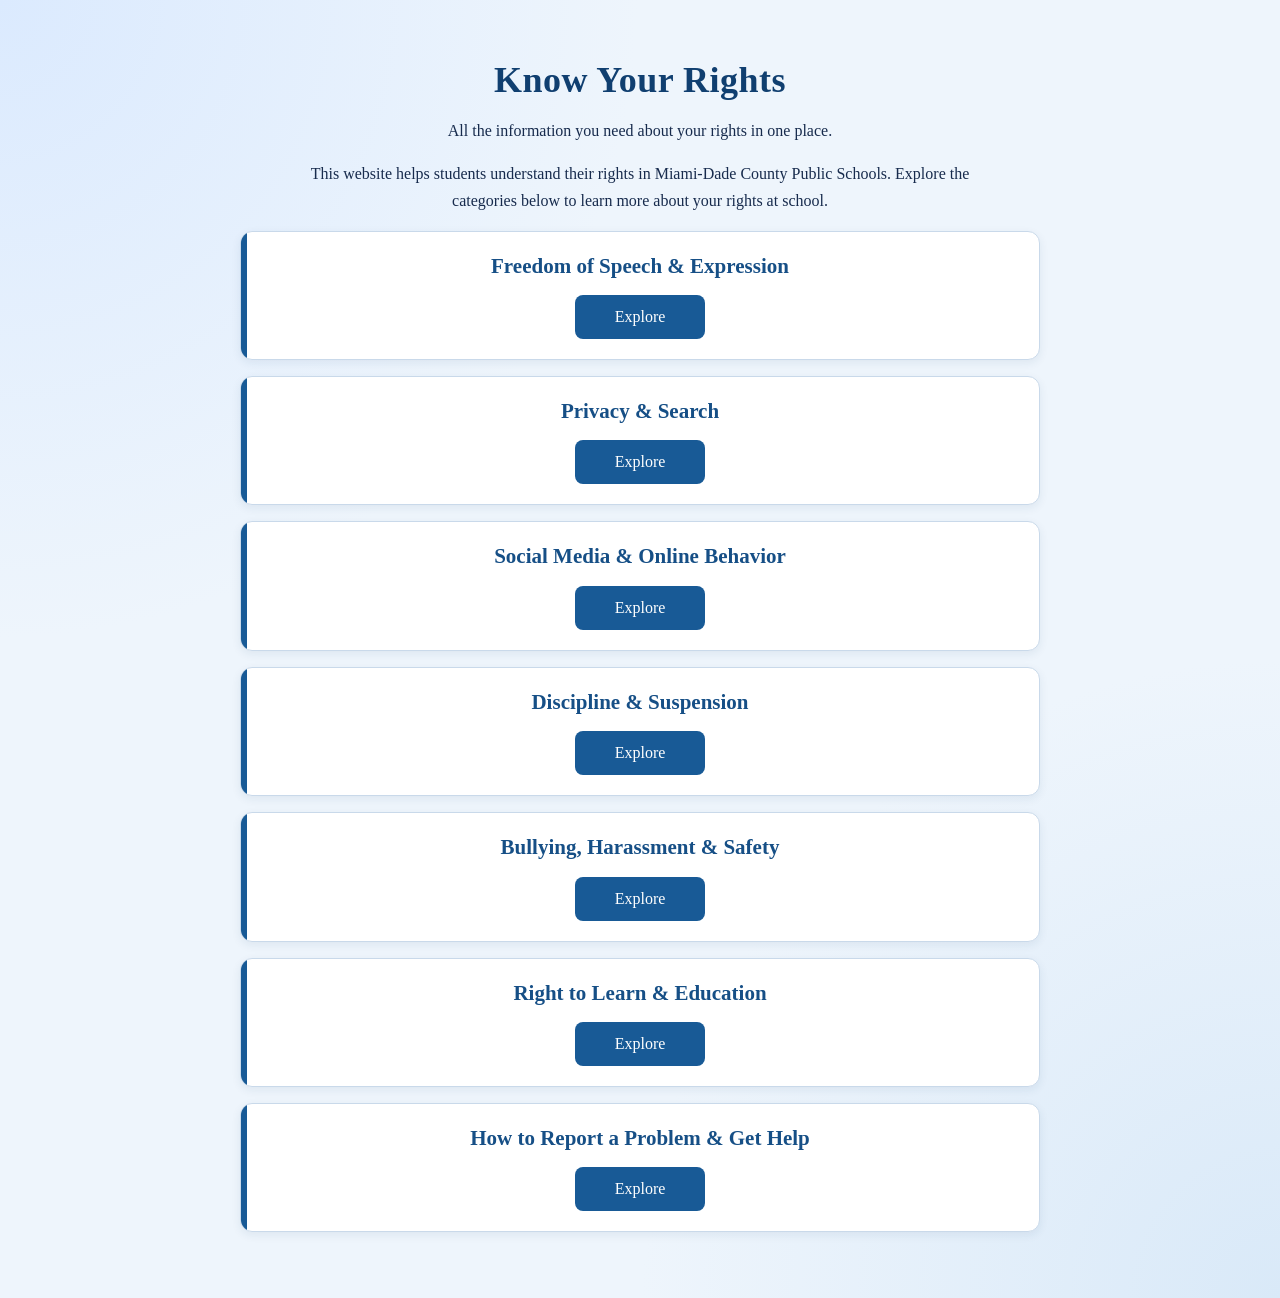
<file: index.html>
<!DOCTYPE html>
<html lang="en">
<head>
  <meta charset="UTF-8">
  <meta name="viewport" content="width=device-width, initial-scale=1.0">
  <title>Know Your Rights</title>
  <link rel="stylesheet" href="style.css">

  <meta name="google-site-verification" content="amz2Gu2egVo7Fp6f-DMPT39OyfZekHHynL2oh9IaSic" />
</head>

<body>

<!-- ================= HOME ================= -->

<div id="home" class="page">

  <h1>Know Your Rights</h1>

  <p class="tagline">
    All the information you need about your rights in one place.
  </p>

  <p class="intro">
    This website helps students understand their rights in
    Miami-Dade County Public Schools. Explore the categories below
    to learn more about your rights at school.
  </p>

  <div class="categories">

    <div class="category">
      <h2>Freedom of Speech & Expression</h2>
      <button onclick="showPage('freedom')">Explore</button>
    </div>

    <div class="category">
      <h2>Privacy & Search</h2>
      <button onclick="showPage('privacy')">Explore</button>
    </div>

    <div class="category">
      <h2>Social Media & Online Behavior</h2>
      <button onclick="showPage('social')">Explore</button>
    </div>

    <div class="category">
  <h2>Discipline & Suspension</h2>
  <button onclick="showPage('discipline')">Explore</button>
</div>

    <div class="category">
  <h2>Bullying, Harassment & Safety</h2>
  <button onclick="showPage('bullying')">Explore</button>
</div>

    <div class="category">
  <h2>Right to Learn & Education</h2>
  <button onclick="showPage('education')">Explore</button>
</div>

   <div class="category">
  <h2>How to Report a Problem & Get Help</h2>
  <button onclick="showPage('report')">Explore</button>
</div>

  </div>

</div>


<!-- ================================================== -->
<!-- FREEDOM OF SPEECH & EXPRESSION -->
<!-- ================================================== -->

<div id="freedom" class="page hidden">

  <button class="back" onclick="showPage('home')">
    ← Back to Your Rights
  </button>

  <h1>Freedom of Speech & Expression</h1>

  <p class="intro">
    Learn about students' rights to express their opinions and ideas
    at school.
  </p>

  <div class="sources">

    <button onclick="showPage('source1')">
      Source 1 — First Amendment
    </button>

    <button onclick="showPage('source2')">
      Source 2 — Tinker v. Des Moines
    </button>

    <button onclick="showPage('source3')">
      Source 3 — Mahanoy Area School District v. B.L.
    </button>

    <button onclick="showPage('source4')">
      Source 4 — M-DCPS Policy
    </button>

  </div>

</div>


<!-- ================= FREEDOM SOURCE 1 ================= -->

<div id="source1" class="page hidden">

  <button class="back" onclick="showPage('freedom')">
    ← Back to Freedom of Speech & Expression
  </button>

  <h1>First Amendment</h1>

  <h2>What is it?</h2>

  <p>
    The First Amendment protects freedom of religion, speech, the press,
    peaceful assembly, and the right to petition the government.
  </p>

  <h2>What does it protect?</h2>

  <p>
    It protects people's right to express their opinions and ideas
    from government restrictions.
  </p>

  <h2>What does it say about freedom of speech?</h2>

  <p>
    It protects people's right to express their opinions and ideas
    from government restrictions.
  </p>

<h2>Official Source</h2>

<p>
  <a href="https://constitution.congress.gov/constitution/amendment-1/"
     target="_blank">
    U.S. Constitution — First Amendment | Library of Congress / Congress.gov
  </a>
</p>

</div>


<!-- ================= FREEDOM SOURCE 2 ================= -->

<div id="source2" class="page hidden">

  <button class="back" onclick="showPage('freedom')">
    ← Back to Freedom of Speech & Expression
  </button>

  <h1>Tinker v. Des Moines</h1>

  <h2>What happened?</h2>

  <p>
    Students in a public school in Iowa planned to wear black armbands
    at school as a silent protest against the Vietnam War. The principal
    warned the students that they would be suspended if they wore the
    armbands because the protest might cause a disruption in the
    learning environment.
  </p>

  <h2>What did the Supreme Court decide?</h2>

  <p>
    In a 7–2 decision in favor of the students, the Supreme Court said
    that students do not lose their freedom of speech and expression
    simply because they are at school.
  </p>

  <h2>What does this mean for students?</h2>

  <p>
    Students have the right to express their opinions at school, but
    that right is not unlimited. Schools can take action when student
    expression causes, or meets the legal standard for, a substantial
    disruption to the school environment.
  </p>

  <h2>Official Source</h2>

<p>
  <a href="https://www.uscourts.gov/educational-resources/educational-activities/first-amendment-activities/tinker-v-des-moines"
     target="_blank">
    Facts and Case Summary — Tinker v. Des Moines | United States Courts
  </a>
</p>

</div>


<!-- ================= FREEDOM SOURCE 3 ================= -->

<div id="source3" class="page hidden">

  <button class="back" onclick="showPage('freedom')">
    ← Back to Freedom of Speech & Expression
  </button>

  <h1>Mahanoy Area School District v. B.L. (2021)</h1>

  <h2>What happened?</h2>

  <p>
    B.L. was a high school student who posted an angry message on
    Snapchat outside of school after she did not make the school's
    varsity cheerleading team. The school punished her for the post.
  </p>

  <h2>What did the Supreme Court decide?</h2>

  <p>
    The Supreme Court ruled in favor of B.L., deciding that the school
    violated her First Amendment rights by punishing her for the
    off-campus speech.
  </p>

  <h2>What does this mean for students?</h2>

  <p>
    Students generally have more freedom of speech when they are outside
    of school, including when they post online. However, schools can
    still have some authority over certain serious situations involving
    off-campus speech.
  </p>

 <h2>Official Source</h2>

<p>
  <a href="https://www.oyez.org/cases/2020/20-255"
     target="_blank">
    Mahanoy Area School District v. B.L. | Oyez
  </a>
</p>

</div>


<!-- ================= FREEDOM SOURCE 4 ================= -->

<div id="source4" class="page hidden">

  <button class="back" onclick="showPage('freedom')">
    ← Back to Freedom of Speech & Expression
  </button>

  <h1>M-DCPS Policy</h1>

  <h2>What does M-DCPS say?</h2>

  <p>
    M-DCPS recognizes that students have freedom of expression rights
    under the First and Fourteenth Amendments. Students can express
    their opinions by speaking, writing, wearing clothing, or displaying
    symbols related to ethnic, cultural, or political values.
  </p>

  <h2>What are students allowed to do?</h2>

  <ul>
    <li>Express their own opinions, including about controversial issues.</li>
    <li>Speak, write, or display symbols to express their ideas.</li>
    <li>Peacefully assemble at school.</li>
    <li>Create petitions and surveys following school procedures.</li>
  </ul>

  <h2>What does this mean for students?</h2>

  <p>
    Students in M-DCPS have the right to express their opinions,
    but they must respect the rights of others and follow school rules.
  </p>

  <h2>Official Source</h2>

<p>
  <a href="https://pdfs.dadeschools.net/COSC_sec.PDF"
     target="_blank">
    Code of Student Conduct — Secondary | Miami-Dade County Public Schools
  </a>
</p>

</div>


<!-- ================================================== -->
<!-- PRIVACY & SEARCH -->
<!-- ================================================== -->

<div id="privacy" class="page hidden">

  <button class="back" onclick="showPage('home')">
    ← Back to Your Rights
  </button>

  <h1>Privacy & Search</h1>

  <p class="intro">
    Learn about students' rights to privacy and what schools can and
    cannot search at school.
  </p>

  <div class="sources">

    <button onclick="showPage('privacy1')">
      Source 1 — 4th Amendment
    </button>

    <button onclick="showPage('privacy2')">
      Source 2 — New Jersey v. T.L.O.
    </button>

    <button onclick="showPage('privacy3')">
      Source 3 — Safford Unified School District v. Redding
    </button>

    <button onclick="showPage('privacy4')">
      Source 4 — M-DCPS Policy
    </button>

  </div>

</div>


<!-- ================= PRIVACY SOURCE 1 ================= -->

<div id="privacy1" class="page hidden">

  <button class="back" onclick="showPage('privacy')">
    ← Back to Privacy & Search
  </button>

  <h1>4th Amendment</h1>

  <h2>What is it?</h2>

  <p>
    The Fourth Amendment is part of the U.S. Constitution and protects
    people from unreasonable searches and seizures.
  </p>

  <h2>What does it protect?</h2>

  <p>
    It protects people, their homes, personal belongings, and other
    property from unreasonable searches and seizures.
  </p>

  <h2>How does it relate to students?</h2>

  <p>
    Because public schools are government institutions, the Fourth
    Amendment can protect students from certain unreasonable searches
    at school. However, school searches have different rules from
    searches by police.
  </p>

  <h2>Official Source</h2>

<p>
  <a href="https://constitution.congress.gov/constitution/amendment-4/"
     target="_blank">
    U.S. Constitution — Fourth Amendment | Constitution Annotated, Congress.gov / Library of Congress
  </a>
</p>

</div>


<!-- ================= PRIVACY SOURCE 2 ================= -->

<div id="privacy2" class="page hidden">

  <button class="back" onclick="showPage('privacy')">
    ← Back to Privacy & Search
  </button>

  <h1>New Jersey v. T.L.O. (1985)</h1>

  <h2>What happened?</h2>

  <p>
    T.L.O. was a 14-year-old student at a public high school. A teacher
    reported that she was smoking in the school bathroom. A school
    administrator searched her purse and found cigarettes, rolling paper,
    and other items. The search eventually led to evidence of marijuana.
  </p>

  <h2>What did the Supreme Court decide?</h2>

  <p>
    The Supreme Court ruled 6–3 that the Fourth Amendment applies to
    public school officials. However, the Court decided that the search
    of T.L.O.'s purse did not violate the Fourth Amendment because the
    school administrator had reasonable suspicion and the search was
    reasonable under the circumstances.
  </p>

  <h2>What does this mean for students?</h2>

  <p>
    Students have privacy rights at school, but those rights are not
    exactly the same as they are outside school. School officials do not
    generally need a warrant or probable cause to search a student.
    Instead, the search must be reasonable and justified by the
    circumstances.
  </p>

  <h2>Official Source</h2>

<p>
  <a href="https://www.uscourts.gov/educational-resources/educational-activities/first-amendment-activities/new-jersey-v-tlo"
     target="_blank">
    Facts and Case Summary — New Jersey v. T.L.O. | United States Courts
  </a>
</p>

</div>


<!-- ================= PRIVACY SOURCE 3 ================= -->

<div id="privacy3" class="page hidden">

  <button class="back" onclick="showPage('privacy')">
    ← Back to Privacy & Search
  </button>

  <h1>Safford Unified School District v. Redding (2009)</h1>

  <h2>What happened?</h2>

  <p>
    Savana Redding was a 13-year-old student. School officials suspected
    she had prescription pills at school. They searched her backpack and
    clothes, but then went further and conducted a much more intrusive
    search. No pills were found.
  </p>

  <h2>What did the Supreme Court decide?</h2>

  <p>
    The Supreme Court decided that the more intrusive search violated
    Savana Redding's Fourth Amendment rights. The school had enough
    suspicion to search her backpack and outer clothing, but not enough
    suspicion to justify the more intrusive search.
  </p>

  <h2>What does this mean for students?</h2>

  <p>
    Schools can search students when they have reasonable suspicion,
    but the search must be reasonable and related to what they are
    looking for. The more intrusive the search, the stronger the
    justification needs to be.
  </p>

  <h2>Official Source</h2>

<p>
  <a href="https://law.justia.com/cases/federal/appellate-courts/ca9/05-15759/0515759-2011-02-25.html"
     target="_blank">
    Safford Unified School Dist. #1 v. Redding |
    557 U.S. 364 (2009) |
    Justia U.S. Supreme Court Center
  </a>
</p>

</div>


<!-- ================= PRIVACY SOURCE 4 ================= -->

<div id="privacy4" class="page hidden">

  <button class="back" onclick="showPage('privacy')">
    ← Back to Privacy & Search
  </button>

  <h1>M-DCPS Policy</h1>

  <h2>What does M-DCPS say?</h2>

  <p>
    M-DCPS recognizes that students have a right to privacy and
    protection from unreasonable searches and seizures under the
    Fourth Amendment. However, this right is balanced with the
    school's responsibility to protect students' health, safety,
    and welfare.
  </p>

  <h2>When can school officials search a student's belongings?</h2>

  <p>
    School officials may search a student's person or property when
    they have reasonable suspicion that the student has or is hiding
    something prohibited by law, school policy, or the Code of Student
    Conduct.
  </p>

  <p>This can include:</p>

  <ul>
    <li>🎒 Book bags</li>
    <li>👜 Purses</li>
    <li>📱 Devices</li>
    <li>🚗 Vehicles</li>
    <li>🔒 Lockers</li>
    <li>Personal belongings</li>
  </ul>

  <h2>What does this mean for students?</h2>

  <p>
    Students have privacy rights at school, but those rights have
    limits. If school officials have reasonable suspicion that a
    student has something prohibited, they may search the student's
    belongings or property.
  </p>

  <h2>Official Source</h2>

<p>
  <a href="https://pdfs.dadeschools.net/COSC_sec.PDF"
     target="_blank">
    Code of Student Conduct — Secondary |
    Miami-Dade County Public Schools
  </a>
</p>

</div>


<!-- ================================================== -->
<!-- SOCIAL MEDIA & ONLINE BEHAVIOR -->
<!-- ================================================== -->

<div id="social" class="page hidden">

  <button class="back" onclick="showPage('home')">
    ← Back to Your Rights
  </button>

  <h1>Social Media & Online Behavior</h1>

  <p class="intro">
    Learn about student speech on social media and responsible use
    of school technology and online resources.
  </p>

  <div class="sources">

    <button onclick="showPage('social1')">
      Source 1 — Mahanoy Area School District v. B.L.
    </button>

    <button onclick="showPage('social2')">
      Source 2 — M-DCPS Internet & Computer Use
    </button>

  </div>

</div>


<!-- ================= SOCIAL SOURCE 1 ================= -->

<div id="social1" class="page hidden">

  <button class="back" onclick="showPage('social')">
    ← Back to Social Media & Online Behavior
  </button>

  <h1>Mahanoy Area School District v. B.L. (2021)</h1>

  <h2>Why is this case relevant?</h2>

  <p>
    This case was discussed in the “Freedom of Speech & Expression”
    section. It is relevant here because it specifically addresses
    student speech on social media outside of school.
  </p>

  <h2>What does this mean for students?</h2>

  <p>
    Students have important First Amendment protections when expressing
    themselves online, especially when their speech occurs outside of
    school. However, there can still be circumstances where schools
    have authority over off-campus online speech.
  </p>

  <h2>Official Source</h2>

<p>
  <a href="https://www.oyez.org/cases/2020/20-255"
     target="_blank">
    Mahanoy Area School District v. B.L. | Oyez
  </a>
</p>

</div>


<!-- ================= SOCIAL SOURCE 2 ================= -->

<div id="social2" class="page hidden">

  <button class="back" onclick="showPage('social')">
    ← Back to Social Media & Online Behavior
  </button>

  <h1>M-DCPS: Internet & Computer Use</h1>

  <h2>What does M-DCPS say?</h2>

  <p>
    M-DCPS encourages students to use computers, networks, the Internet,
    and email for educational purposes. However, students are responsible
    for using technology appropriately and following the district's rules.
  </p>

  <h2>What online behavior is not allowed?</h2>

  <p>
    M-DCPS lists several examples of prohibited technology use,
    including:
  </p>

  <ul>
    <li>Sending obscene or inappropriate material.</li>
    <li>Making threats against people or the school.</li>
    <li>
      Sending electronic messages that threaten physical harm or may
      be considered cyberbullying.
    </li>
    <li>Hacking into school computer systems without authorization.</li>
    <li>Damaging or interfering with school computer systems.</li>
    <li>Using school technology without authorization.</li>
  </ul>

  <h2>What does this mean for students?</h2>

  <p>
    Students can use technology and online resources for educational
    purposes, but they must follow school rules. Certain online actions,
    especially threats, cyberbullying, hacking, or damaging school
    systems, can result in disciplinary action.
  </p>

  <h2>Official Source</h2>

<p>
  <a href="https://pdfs.dadeschools.net/COSC_sec.PDF"
     target="_blank">
    Code of Student Conduct — Secondary |
    Miami-Dade County Public Schools
  </a>
</p>

</div>

<!-- ================================================== -->
<!-- DISCIPLINE & SUSPENSION -->
<!-- ================================================== -->

<div id="discipline" class="page hidden">

  <button class="back" onclick="showPage('home')">
    ← Back to Your Rights
  </button>

  <h1>Discipline & Suspension</h1>

  <p class="intro">
    Learn about disciplinary strategies, suspension, and the rights
    students and parents have during the disciplinary process.
  </p>

  <div class="sources">

    <button onclick="showPage('discipline1')">
      Source 1 — Formal Corrective Strategies
    </button>

    <button onclick="showPage('discipline2')">
      Source 2 — Outdoor Suspension
    </button>

    <button onclick="showPage('discipline3')">
      Source 3 — Safeguards for Students & Parents/Guardians
    </button>

  </div>

</div>


<!-- ================= DISCIPLINE SOURCE 1 ================= -->

<div id="discipline1" class="page hidden">

  <button class="back" onclick="showPage('discipline')">
    ← Back to Discipline & Suspension
  </button>

  <h1>M-DCPS: Formal Corrective Strategies</h1>

  <h2>What types of discipline can M-DCPS use?</h2>

  <p>
    M-DCPS recognizes several corrective strategies, including:
  </p>

  <ul>
    <li>
      <strong>Temporary removal from class:</strong>
      A disruptive student may be temporarily moved to another setting.
    </li>

    <li>
      <strong>Permanent removal from class:</strong>
      A student may be removed when their behavior significantly
      interferes with teaching or other students' learning.
    </li>

    <li>
      <strong>Indoor suspension / SCSI:</strong>
      A student may be assigned to a supervised school program instead
      of being suspended from school.
    </li>

    <li>
      <strong>Alternative Intervention Counseling Center:</strong>
      A student may be assigned to counseling as an alternative to
      suspension in certain situations.
    </li>
  </ul>

  <h2>What rights do students have?</h2>

  <p>
    When a student is permanently removed from a class, their
    parent/guardian must be informed and given an opportunity to
    communicate with the Placement Review Committee. Students with
    disabilities also have additional protections involving their IEP.
  </p>

  <h2>What does this mean for students?</h2>

  <p>
    M-DCPS has different disciplinary options besides simply sending
    a student home. The type of discipline can depend on the student's
    behavior and the circumstances.
  </p>

<h2>Official Source</h2>

<p>
  <a href="https://pdfs.dadeschools.net/COSC_sec.PDF"
     target="_blank">
    Code of Student Conduct — Secondary |
    Miami-Dade County Public Schools
  </a>
</p>

</div>


<!-- ================= DISCIPLINE SOURCE 2 ================= -->

<div id="discipline2" class="page hidden">

  <button class="back" onclick="showPage('discipline')">
    ← Back to Discipline & Suspension
  </button>

  <h1>M-DCPS: Outdoor Suspension</h1>

  <h2>When can a student be suspended?</h2>

  <p>
    A principal may suspend a student for 1–10 days for persistent
    disobedience or serious misconduct. Suspension may be used when
    other corrective strategies have been considered or are not
    appropriate.
  </p>

  <h2>When can outdoor suspension be used?</h2>

  <ul>
    <li>
      The student's presence creates a physical danger to themselves
      or others.
    </li>

    <li>
      A temporary "cooling off" period is needed.
    </li>

    <li>
      The student or parent/guardian refuses an alternative to
      suspension.
    </li>
  </ul>

  <h2>What rights does a suspended student have?</h2>

  <ul>
    <li>
      The student can request make-up assignments for missed work.
    </li>

    <li>
      The student must be told the reason for the suspension.
    </li>

    <li>
      The student has an opportunity to be heard by the principal
      or designee.
    </li>

    <li>
      The parent/guardian must receive written notice within 24 hours.
    </li>
  </ul>

  <h2>Official Source</h2>

<p>
  <a href="https://pdfs.dadeschools.net/COSC_sec.PDF"
     target="_blank">
    Code of Student Conduct — Secondary |
    Miami-Dade County Public Schools
  </a>
</p>

</div>


<!-- ================= DISCIPLINE SOURCE 3 ================= -->

<div id="discipline3" class="page hidden">

  <button class="back" onclick="showPage('discipline')">
    ← Back to Discipline & Suspension
  </button>

  <h1>M-DCPS: Safeguards for Students & Parents/Guardians</h1>

  <h2>What rights do students have?</h2>

  <p>
    Students should have an opportunity to explain the circumstances
    of an incident before corrective action is taken. Students also
    cannot be disciplined for using a language other than English or
    because of a disability.
  </p>

  <h2>What should schools do?</h2>

  <p>
    School administrators should communicate with parents/guardians
    when corrective strategies are taken against a student.
  </p>

  <h2>What can students and parents do if they disagree?</h2>

  <p>
    They can use formal complaint procedures, including:
  </p>

  <ul>
    <li>A school-level hearing</li>
    <li>An appeal to the regional center office</li>
    <li>
      For alternative education assignments and expulsions, a hearing
      before an impartial hearing officer
    </li>
  </ul>

    <h2>Official Source</h2>

<p>
  <a href="https://pdfs.dadeschools.net/COSC_sec.PDF"
     target="_blank">
    Code of Student Conduct — Secondary |
    Miami-Dade County Public Schools
  </a>
</p>
</div>
<!-- ================================================== -->
<!-- BULLYING, HARASSMENT & SAFETY -->
<!-- ================================================== -->

<div id="bullying" class="page hidden">

  <button class="back" onclick="showPage('home')">
    ← Back to Your Rights
  </button>

  <h1>Bullying, Harassment & Safety</h1>

  <p class="intro">
    Learn about protections against bullying and harassment and what
    students can do if they experience or witness it.
  </p>

  <div class="sources">

    <button onclick="showPage('bullying1')">
      Source 1 — Model Policy Against Bullying and Harassment
    </button>

    <button onclick="showPage('bullying2')">
      Source 2 — Jeffrey Johnston Stand Up for All Students Act
    </button>

    <button onclick="showPage('bullying3')">
      Source 3 — M-DCPS District Policy
    </button>

  </div>

</div>


<!-- ================================================== -->
<!-- BULLYING SOURCE 1 -->
<!-- ================================================== -->

<div id="bullying1" class="page hidden">

  <button class="back" onclick="showPage('bullying')">
    ← Back to Bullying, Harassment & Safety
  </button>

  <h1>Model Policy Against Bullying and Harassment</h1>

  <h2>What is bullying and harassment?</h2>

  <p>
    Bullying includes repeated behavior that causes physical or
    psychological harm or creates an intimidating, hostile, or
    offensive school environment. It can include teasing, social
    exclusion, threats, intimidation, stalking, physical violence,
    theft, harassment, humiliation, or destruction of property.
  </p>

  <p>
    Harassment includes threatening, insulting, or dehumanizing
    behavior that causes fear, interferes with a student's education,
    or disrupts the school.
  </p>

  <h2>Where does the policy apply?</h2>

  <p>
    The policy applies at school, during school activities and events,
    on school buses, and through technology used at school. It can
    also apply to bullying that happens outside of school if it
    substantially interferes with a student's ability to participate
    in or benefit from school or seriously disrupts the educational
    process.
  </p>

  <h2>What can students do if they experience or witness bullying or harassment?</h2>

  <p>
    Students can report bullying or harassment to the principal or
    the principal's designee. Reports can be made in person or
    anonymously. School employees are required to report suspected
    bullying or harassment.
  </p>

  <p>
    After a report is made, the school must investigate the incident,
    protect the student, and notify the parents or guardians of the
    students involved.
  </p>

  <h2>Official Source</h2>

<p>
  <a href="https://www.fldoe.org/core/fileparse.php/7748/urlt/0084800-modelpolicy.pdf"
     target="_blank">
    Model Policy Against Bullying and Harassment —
    Rule 6A-1.0018, F.A.C. |
    Florida Department of Education
  </a>
</p>

</div>


<!-- ================================================== -->
<!-- BULLYING SOURCE 2 -->
<!-- ================================================== -->

<div id="bullying2" class="page hidden">

  <button class="back" onclick="showPage('bullying')">
    ← Back to Bullying, Harassment & Safety
  </button>

  <h1>Jeffrey Johnston Stand Up for All Students Act</h1>

  <h2>What does the law prohibit?</h2>

  <p>
    Florida law prohibits bullying and harassment of students and
    school employees in public K–12 schools. It also includes
    cyberbullying and certain bullying that happens outside of school
    when it substantially interferes with a student's education or
    disrupts the school.
  </p>

  <h2>What protections and procedures does it require?</h2>

  <p>
    School districts must have policies against bullying and
    harassment. These policies must include ways to report incidents,
    procedures for investigating reports, parent notification,
    counseling referrals, and protections for students who report
    bullying in good faith.
  </p>

  <h2>What does this mean for students?</h2>

  <p>
    Students have the right to attend school without being bullied
    or harassed. If bullying or harassment happens, students can
    report it through the procedures established by their school
    district.
  </p>

<h2>Official Source</h2>

<p>
  <a href="https://www.flsenate.gov/Laws/Statutes/2025/1006.147"
     target="_blank">
    Chapter 1006, Section 147 — Florida Statutes |
    The Florida Senate
  </a>
</p>

</div>


<!-- ================================================== -->
<!-- BULLYING SOURCE 3 -->
<!-- ================================================== -->

<div id="bullying3" class="page hidden">

  <button class="back" onclick="showPage('bullying')">
    ← Back to Bullying, Harassment & Safety
  </button>

  <h1>M-DCPS District Policy Against Bullying and Harassment</h1>

  <h2>What is M-DCPS's policy on bullying and harassment?</h2>

  <p>
    M-DCPS prohibits bullying, harassment, and intimidation by
    students, school employees, visitors, and volunteers. The district
    is committed to providing a safe learning environment and does
    not tolerate bullying or harassment.
  </p>

  <h2>What behaviors can be considered bullying or harassment?</h2>

  <p>
    Bullying can include teasing, social exclusion, threats,
    intimidation, stalking, physical violence, theft, sexual,
    religious, or racial harassment, public humiliation, destruction
    of property, cyberstalking, and cyberbullying.
  </p>

  <p>
    Harassment can include threatening, insulting, or dehumanizing
    behavior that causes fear, interferes with a student's education,
    or disrupts the school.
  </p>

  <h2>What happens when bullying or harassment is reported?</h2>

  <p>
    During an investigation, the principal or appropriate school
    administrator should take appropriate steps to protect the person
    who made the complaint, the alleged victim, and other students
    or employees, while following applicable school policies,
    regulations, and laws.
  </p>

  <h2>Official Source</h2>

<p>
  <a href="https://pdfs.dadeschools.net/COSC_sec.PDF"
     target="_blank">
    Code of Student Conduct — Secondary |
    Miami-Dade County Public Schools
  </a>
</p>

</div>
  

<!-- ================= BULLYING SOURCE 3 ================= -->

<div id="bullying3" class="page hidden">

  <button class="back" onclick="showPage('bullying')">
    ← Back to Bullying, Harassment & Safety
  </button>

  <h1>M-DCPS District Policy Against Bullying and Harassment</h1>

  <h2>What is M-DCPS's policy on bullying and harassment?</h2>

  <p>
    M-DCPS prohibits bullying, harassment, and intimidation by
    students, school employees, visitors, and volunteers. The district
    is committed to providing a safe learning environment and does
    not tolerate bullying or harassment.
  </p>

  <h2>What behaviors can be considered bullying or harassment?</h2>

  <p>
    Bullying can include teasing, social exclusion, threats,
    intimidation, stalking, physical violence, theft, sexual,
    religious, or racial harassment, public humiliation, destruction
    of property, cyberstalking, and cyberbullying.
  </p>

  <p>
    Harassment can include threatening, insulting, or dehumanizing
    behavior that causes fear, interferes with a student's education,
    or disrupts the school.
  </p>

  <h2>What happens when bullying or harassment is reported?</h2>

  <p>
    During an investigation, the principal or appropriate school
    administrator should take appropriate steps to protect the person
    who made the complaint, the alleged victim, and other students or
    employees, while following applicable school policies, regulations,
    and laws.
  </p>

    <h2>Official Source</h2>

  <p>
    Code of Student Conduct — Secondary |
    Miami-Dade County Public Schools
  </p>

</div>
<!-- ================================================== -->
<!-- RIGHT TO LEARN & EDUCATION -->
<!-- ================================================== -->

<div id="education" class="page hidden">

  <button class="back" onclick="showPage('home')">
    ← Back to Your Rights
  </button>

  <h1>Right to Learn & Education</h1>

  <p class="intro">
    Learn about students' rights to access a safe, equal, and
    high-quality public education.
  </p>

  <div class="sources">

    <button onclick="showPage('education1')">
      Source 1 — Florida Statutes §1002.20
    </button>

    <button onclick="showPage('education2')">
      Source 2 — Brown v. Board of Education
    </button>

    <button onclick="showPage('education3')">
      Source 3 — Plyler v. Doe
    </button>

  </div>

</div>
  
<!-- ================= EDUCATION SOURCE 1 ================= -->

<div id="education1" class="page hidden">

  <button class="back" onclick="showPage('education')">
    ← Back to Right to Learn & Education
  </button>

  <h1>Florida Law — Florida Statutes §1002.20</h1>

  <h2>What does Florida law say about a student's right to education?</h2>

  <p>
    Florida law states that K–12 public school students have the right
    to a safe, secure, efficient, and high-quality education.
  </p>

  <h2>What does Florida law say about school attendance?</h2>

  <p>
    Florida law requires students to attend school according to the
    state's compulsory attendance laws.
  </p>

  <h2>What educational resources do students have the right to receive?</h2>

  <p>
    Students have the right to sufficient instructional materials for
    core subjects, including mathematics, language arts, social studies,
    science, reading, and literature.
  </p>

  <h2>What type of classroom environment do students have the right to have?</h2>

  <p>
    Students have the right to an orderly and disciplined classroom
    that is conducive to learning.
  </p>

  <h2>Official Source</h2>

<p>
  <a href="https://www.flsenate.gov/Laws/Statutes/2024/1002.20"
     target="_blank">
    Chapter 1002, Section 20 — Florida Statutes |
    The Florida Senate
  </a>
</p>

</div>
  
<!-- ================= EDUCATION SOURCE 2 ================= -->

<div id="education2" class="page hidden">

  <button class="back" onclick="showPage('education')">
    ← Back to Right to Learn & Education
  </button>

  <h1>Brown v. Board of Education (1954)</h1>

  <h2>What happened?</h2>

  <p>
    In Brown v. Board of Education, a Black student named Linda Brown
    had to travel to a segregated school instead of attending the white
    school that was closer to her home. Her family challenged the law
    that allowed public schools to be separated by race, and the case
    went to the Supreme Court.
  </p>

  <h2>What did the Supreme Court decide?</h2>

  <p>
    In 1954, the Supreme Court unanimously decided that racial
    segregation in public schools was unconstitutional because it
    violated the Equal Protection Clause of the Fourteenth Amendment.
  </p>

  <h2>What does this mean for students?</h2>

  <p>
    This decision helped establish that students cannot be separated
    into public schools based on race. It was an important step toward
    equal educational opportunities for all students.
  </p>

  <h2>Official Source</h2>

<p>
  <a href="https://www.archives.gov/milestone-documents/brown-v-board-of-education"
     target="_blank">
    Brown v. Board of Education (1954) | National Archives
  </a>
</p>

</div>


<!-- ================= EDUCATION SOURCE 3 ================= -->

<div id="education3" class="page hidden">

  <button class="back" onclick="showPage('education')">
    ← Back to Right to Learn & Education
  </button>

  <h1>Plyler v. Doe (1982)</h1>

  <h2>What happened?</h2>

  <p>
    
  
  <h2>Official Source</h2>

  <p>
    Plyler v. Doe |
    457 U.S. 202 (1982) |
    Justia U.S. Supreme Court Center
    <h2>What happened?</h2>

  <p>

    Texas passed a law that allowed school districts to deny enrollment

    to children who were not legally admitted into the United States.

    A group of children challenged the law because they were being

    denied access to public education.

  </p>

  <h2>What did the Supreme Court decide?</h2>

  <p>

    In 1982, the Supreme Court ruled that the Texas law violated the

    Equal Protection Clause of the Fourteenth Amendment. The Court

    decided that undocumented children are still “persons” protected

    by the Constitution and cannot be denied a public education based

    only on their immigration status.

  </p>

  <h2>What does this mean for students?</h2>

  <p>

    This decision means that public schools cannot deny children access

    to a basic public education because of their immigration status.

    It protects equal access to education for students who live within

    a state.

  </p>

  <h2>Official Source</h2>

<p>
  <a href="https://supreme.justia.com/cases/federal/us/457/202/"
     target="_blank">
    Plyler v. Doe | 457 U.S. 202 (1982) | Justia U.S. Supreme Court Center
  </a>
</p>

</div>

  
<div id="report" class="page hidden">

  <button class="back" onclick="showPage('home')">
    ← Back to Your Rights
  </button>

  <h1>How to Report a Problem & Get Help</h1>

  <p class="intro">
    Find out where students can report a problem and get support from M-DCPS.
  </p>

  <div class="sources">
    <button onclick="showPage('reportSource')">
      Source 1 — M-DCPS Student Support & Resources
    </button>
  </div>

</div>


<div id="reportSource" class="page hidden">

  <button class="back" onclick="showPage('report')">
    ← Back to How to Report a Problem & Get Help
  </button>

  <h1>M-DCPS Student Support & Resources</h1>

  <h2>Where can students get help?</h2>

  <p>
    M-DCPS provides support services to students and families to help
    remove barriers to student success. Students and families are
    encouraged to ask for assistance when they face a problem or need support.
  </p>

  <h2>How can I report bullying anonymously?</h2>

  <p>
    M-DCPS provides anonymous bullying reporting through the
    Student/Parent Portal. Students can use this option to report
    bullying or harassment without having to make the report in person.
  </p>

  <h2>What should I do if I need more information or support?</h2>

  <p>
    Students and families can contact the M-DCPS Division of Student
    Services for more information and support regarding bullying
    prevention and other student concerns.
  </p>

  <h2>How can I contact M-DCPS for help?</h2>

  <p>
    Students and families can contact the M-DCPS Division of Student
    Services at <strong>305-816-0436</strong> for more information
    about bullying prevention and support services.
  </p>

  <h2>Official Source</h2>

<p>
  <a href="https://mdcpsmentalhealthservices.net/wp-content/uploads/Guide-and-Resources-for-Student-Support-2023-2024.pdf"
     target="_blank">
    Guide and Resources for Student Support 2023–2024 |
    MDCPS Mental Health Services
  </a>
</p>

</div>

<script src="./script.js"></script>
</body>
</html>
</file>
<file: style.css>
* {
  box-sizing: border-box;
}

body {
  margin: 0;
  padding: 0;
  font-family: Georgia, "Times New Roman", serif;
  background: #eef5fc;
  color: #172b4d;
}

/* Main sections */

.page {
  max-width: 850px;
  margin: 0 auto;
  padding: 35px 25px 50px;
}

/* Hide inactive pages */

.hidden {
  display: none !important;
}

/* Main title */

h1 {
  text-align: center;
  color: #123b6d;
  font-size: 36px;
  margin-bottom: 15px;
  font-weight: 700;
}

h2 {
  color: #164f86;
  font-size: 21px;
  line-height: 1.4;
}

p {
  font-size: 16px;
  line-height: 1.7;
}

/* Intro text */

h1 + p {
  text-align: center;
  margin-left: auto;
  margin-right: auto;
}

/* Categories */

.category {
  background: white;
  border: 1px solid #c9d9ea;
  border-radius: 12px;
  padding: 20px;
  margin: 16px 0;
  box-shadow: 0 3px 10px rgba(20, 60, 100, 0.08);
}

.category h2 {
  margin-top: 0;
  margin-bottom: 14px;
  text-align: center;
}

/* Buttons */

button {
  font-family: Georgia, "Times New Roman", serif;
  border: none;
  border-radius: 8px;
  padding: 13px 18px;
  background: #185a96;
  color: white;
  font-size: 16px;
  cursor: pointer;
}

button:hover {
  background: #123f6b;
}

/* Source buttons */

.sources {
  display: flex;
  flex-direction: column;
  gap: 12px;
  margin-top: 25px;
}

.sources button {
  text-align: left;
  background: #185a96;
}

.sources button:hover {
  background: #123f6b;
}

/* Back button */

.back {
  background: #dceaf7;
  color: #174d7c;
  margin-bottom: 25px;
}

.back:hover {
  background: #c8ddef;
}

/* Lists */

ul {
  line-height: 1.8;
}

li {
  margin-bottom: 7px;
}

/* Mobile / iPad */

@media (max-width: 700px) {

  .page {
    padding: 25px 18px 40px;
  }

  h1 {
    font-size: 30px;
  }

  h2 {
    font-size: 20px;
  }

  button {
    font-size: 15px;
  }
}
.category button {
  display: block;
  margin: 0 auto;
}
/* ==============================
   EXTRA HOMEPAGE DESIGN
   ============================== */

/* Soft blue background with depth */
body {
  background:
    radial-gradient(circle at top left, #dbeafe 0, transparent 35%),
    radial-gradient(circle at bottom right, #d9e9f8 0, transparent 35%),
    #eef5fc;
}

/* Main title */
h1 {
  color: #103f70;
  letter-spacing: 0.5px;
}

/* Subtitle / intro */
h1 + p,
.intro {
  text-align: center;
  max-width: 700px;
  margin-left: auto;
  margin-right: auto;
}

/* Category cards */
.category {
  position: relative;
  overflow: hidden;
  transition: transform 0.25s ease, box-shadow 0.25s ease;
}

/* Decorative blue line */
.category::before {
  content: "";
  position: absolute;
  left: 0;
  top: 0;
  width: 6px;
  height: 100%;
  background: #185a96;
}

/* Slight movement when touching a category */
.category:hover {
  transform: translateY(-3px);
  box-shadow: 0 8px 20px rgba(20, 60, 100, 0.13);
}

/* Explore buttons */
.category button {
  display: block;
  margin: 0 auto;
  min-width: 130px;
}

/* Entrance animation */
.category {
  animation: fadeUp 0.7s ease both;
}

.category:nth-of-type(1) {
  animation-delay: 0.1s;
}

.category:nth-of-type(2) {
  animation-delay: 0.2s;
}

.category:nth-of-type(3) {
  animation-delay: 0.3s;
}

.category:nth-of-type(4) {
  animation-delay: 0.4s;
}

.category:nth-of-type(5) {
  animation-delay: 0.5s;
}

.category:nth-of-type(6) {
  animation-delay: 0.6s;
}

.category:nth-of-type(7) {
  animation-delay: 0.7s;
}

@keyframes fadeUp {
  from {
    opacity: 0;
    transform: translateY(18px);
  }

  to {
    opacity: 1;
    transform: translateY(0);
  }
}
/* ==============================
   PAGE ENTRANCE ANIMATION
   ============================== */

.page:not(.hidden) {
  animation: pageEnter 0.45s ease-out;
}

.page:not(.hidden) h1 {
  animation: titleEnter 0.55s ease-out;
}

.page:not(.hidden) .intro {
  animation: contentEnter 0.65s ease-out;
}

.page:not(.hidden) .sources {
  animation: contentEnter 0.75s ease-out;
}

@keyframes pageEnter {
  from {
    opacity: 0;
    transform: translateY(12px);
  }

  to {
    opacity: 1;
    transform: translateY(0);
  }
}

@keyframes titleEnter {
  from {
    opacity: 0;
    transform: translateY(-8px);
  }

  to {
    opacity: 1;
    transform: translateY(0);
  }
}

@keyframes contentEnter {
  from {
    opacity: 0;
    transform: translateY(10px);
  }

  to {
    opacity: 1;
    transform: translateY(0);
  }
}
</file>
